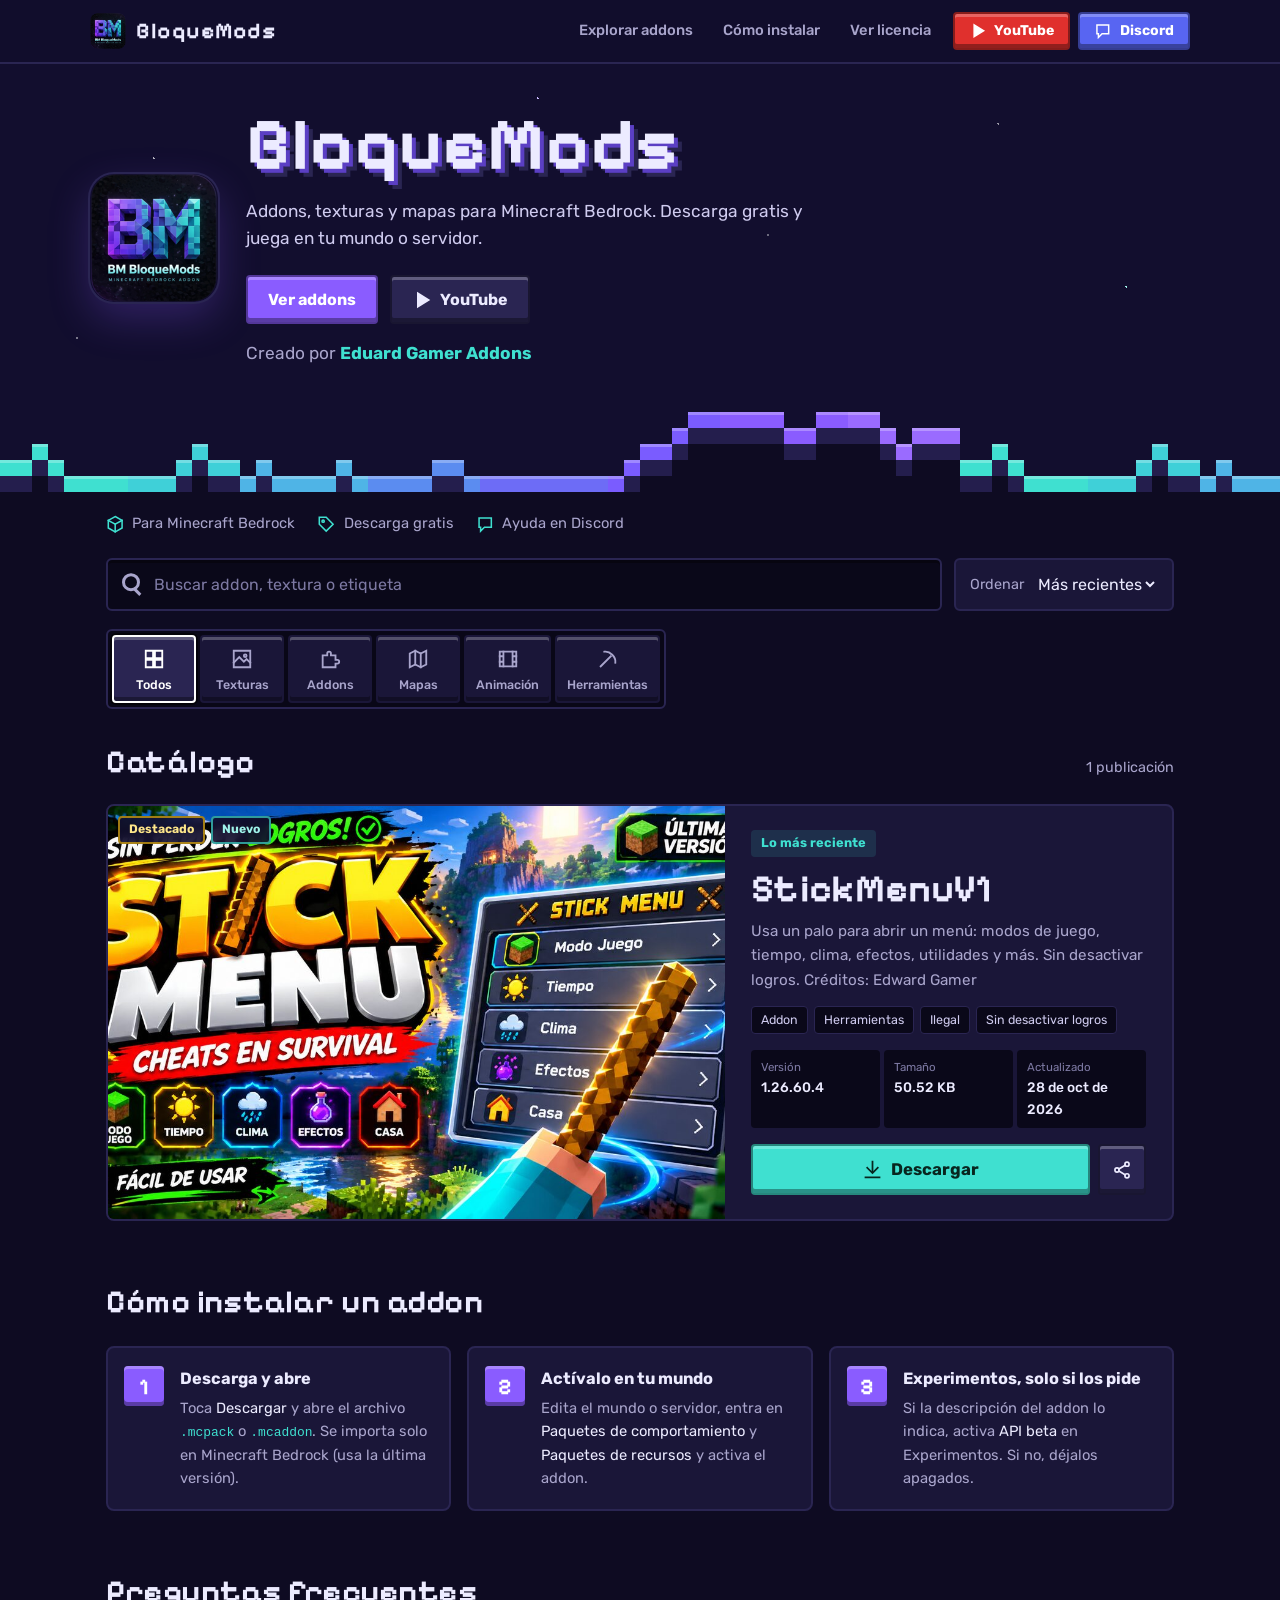
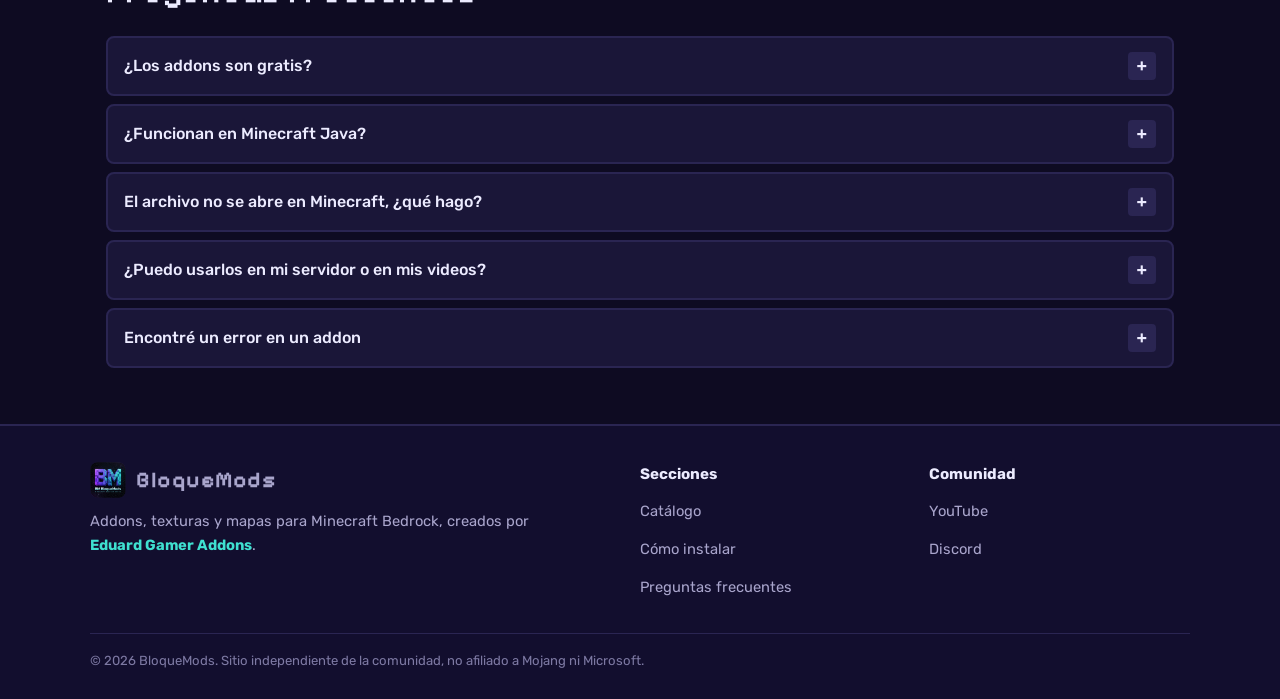
<file: index.html>
<!DOCTYPE html>
<html lang="es">
<head>
  <!-- /// CONFIGURACIÓN GENERAL -->
  <meta charset="UTF-8">
  <meta name="viewport" content="width=device-width, initial-scale=1">
  <meta name="theme-color" content="#120e2e">
  <meta name="description" content="BloqueMods: addons, texturas y mapas para Minecraft Bedrock, creados por Eduard Gamer Addons.">
  <title>BloqueMods | Addons para Minecraft Bedrock</title>

  <!-- /// VISTA PREVIA AL COMPARTIR EL ENLACE (WhatsApp, Discord...) -->
  <meta property="og:title" content="BloqueMods">
  <meta property="og:description" content="Addons, texturas y mapas para Minecraft Bedrock.">
  <meta property="og:image" content="img/logo-bm-256.png">
  <meta property="og:type" content="website">

  <link rel="icon" type="image/png" href="img/favicon.png">

  <!-- /// FUENTES: Pixelify Sans (títulos) + Rubik (texto) -->
  <link rel="preconnect" href="https://fonts.googleapis.com">
  <link rel="preconnect" href="https://fonts.gstatic.com" crossorigin>
  <link rel="stylesheet" href="https://fonts.googleapis.com/css2?family=Pixelify+Sans:wght@500;700&family=Rubik:wght@400;500;700&display=swap">

  <!-- /// ARCHIVO DE ESTILOS -->
  <link rel="stylesheet" href="./css/style.css?v=5">
</head>
<body>
  <script src="js/icons.js?v=5"></script>
  <a class="skip" href="#catalogo">Saltar al catálogo</a>

  <!-- /// MENÚ PRINCIPAL -->
  <nav class="navbar" aria-label="Principal">
    <a class="brand" href="./">
      <img src="img/logo-bm-256.png" alt="" width="36" height="36">
      <span>BloqueMods</span>
    </a>
    <button class="hamburger" id="menuButton" type="button" aria-expanded="false" aria-controls="menu" aria-label="Abrir menú">
      <span></span><span></span><span></span>
    </button>
    <div class="menu" id="menu">
      <div class="menu-head">
        <span>Menú</span>
        <button class="menu-close" id="menuClose" type="button" aria-label="Cerrar menú"><svg class="icon" aria-hidden="true"><use href="#i-close"></use></svg></button>
      </div>
      <div class="menu-links">
        <a class="menu-item" href="./#inicio" data-section="inicio"><span class="slot" aria-hidden="true"><svg class="icon" aria-hidden="true"><use href="#i-home"></use></svg></span><span>Inicio</span></a>
        <a class="menu-item" href="./#catalogo" data-section="catalogo"><span class="slot" aria-hidden="true"><svg class="icon" aria-hidden="true"><use href="#i-cube"></use></svg></span><span>Explorar addons</span></a>
        <a class="menu-item" href="./#como-agregar" data-section="como-agregar"><span class="slot" aria-hidden="true"><svg class="icon" aria-hidden="true"><use href="#i-book"></use></svg></span><span>Cómo instalar</span></a>
        <a class="menu-item" href="licencia.html" data-section="licencia"><span class="slot" aria-hidden="true"><svg class="icon" aria-hidden="true"><use href="#i-doc"></use></svg></span><span>Ver licencia</span></a>
      </div>
      <div class="menu-social">
        <p class="menu-label">Comunidad</p>
        <a class="block-btn youtube" href="https://youtube.com/@edward_gamer_addons?si=EJ8PD0a1kC8iDQnB" target="_blank" rel="noopener noreferrer"><svg class="icon" aria-hidden="true"><use href="#i-play"></use></svg>YouTube</a>
        <a class="block-btn discord" href="https://discord.gg/uhgHaGa4Bv" target="_blank" rel="noopener noreferrer"><svg class="icon" aria-hidden="true"><use href="#i-chat"></use></svg>Discord</a>
      </div>
    </div>
    <div class="menu-backdrop" id="menuBackdrop" hidden></div>
  </nav>

  <!-- /// PORTADA -->
  <header class="hero" id="inicio">
    <div class="hero-inner">
      <img src="img/logo-bm-256.png" alt="Logo de BloqueMods" class="hero-logo" width="128" height="128">
      <div class="hero-text">
        <h1>BloqueMods</h1>
        <p>Addons, texturas y mapas para Minecraft Bedrock. Descarga gratis y juega en tu mundo o servidor.</p>
        <div class="hero-actions">
          <a class="block-btn primary" href="#catalogo">Ver addons</a>
          <a class="block-btn" href="https://youtube.com/@edward_gamer_addons?si=EJ8PD0a1kC8iDQnB" target="_blank" rel="noopener noreferrer"><svg class="icon" aria-hidden="true"><use href="#i-play"></use></svg>YouTube</a>
        </div>
        <p class="credits">Creado por <strong>Eduard Gamer Addons</strong></p>
      </div>
    </div>
    <!-- Terreno de bloques (img/terrain.svg) -->
    <div class="terrain" aria-hidden="true"></div>
  </header>

  <main>
    <!-- /// DATOS RÁPIDOS -->
    <ul class="perks">
      <li><svg class="icon" aria-hidden="true"><use href="#i-cube"></use></svg><span>Para Minecraft Bedrock</span></li>
      <li><svg class="icon" aria-hidden="true"><use href="#i-tag"></use></svg><span>Descarga gratis</span></li>
      <li><svg class="icon" aria-hidden="true"><use href="#i-chat"></use></svg><span>Ayuda en Discord</span></li>
    </ul>

    <!-- /// BUSCADOR Y ORDENAMIENTO -->
    <section class="catalog-tools" aria-label="Buscar y ordenar">
      <label class="searchbox">
        <span class="visually-hidden">Buscar addons</span>
        <input id="searchInput" type="search" placeholder="Buscar addon, textura o etiqueta" autocomplete="off">
      </label>
      <label class="sortbox"><span>Ordenar</span>
        <select id="sortSelect">
          <option value="newest">Más recientes</option>
          <option value="oldest">Más antiguos</option>
          <option value="az">Nombre A-Z</option>
          <option value="za">Nombre Z-A</option>
        </select>
      </label>
    </section>

    <!-- /// FILTROS (barra estilo hotbar): LAS ETIQUETAS DEBEN COINCIDIR CON addons-data.js -->
    <div class="filters" id="filters" role="toolbar" aria-label="Filtrar por categoría">
      <button class="filter active" data-filter="todos" type="button" aria-pressed="true"><span class="slot-icon"><svg class="icon" aria-hidden="true"><use href="#i-grid"></use></svg></span>Todos</button>
      <button class="filter" data-filter="Texturas" type="button" aria-pressed="false"><span class="slot-icon"><svg class="icon" aria-hidden="true"><use href="#i-image"></use></svg></span>Texturas</button>
      <button class="filter" data-filter="Addon" type="button" aria-pressed="false"><span class="slot-icon"><svg class="icon" aria-hidden="true"><use href="#i-puzzle"></use></svg></span>Addons</button>
      <button class="filter" data-filter="Mapas" type="button" aria-pressed="false"><span class="slot-icon"><svg class="icon" aria-hidden="true"><use href="#i-map"></use></svg></span>Mapas</button>
      <button class="filter" data-filter="Animación" type="button" aria-pressed="false"><span class="slot-icon"><svg class="icon" aria-hidden="true"><use href="#i-film"></use></svg></span>Animación</button>
      <button class="filter" data-filter="Herramientas" type="button" aria-pressed="false"><span class="slot-icon"><svg class="icon" aria-hidden="true"><use href="#i-pickaxe"></use></svg></span>Herramientas</button>
    </div>

    <!-- /// AQUÍ JAVASCRIPT INSERTA LAS TARJETAS -->
    <section id="catalogo">
      <div class="sectionhead">
        <h2>Catálogo</h2>
        <span class="count" id="resultCount" aria-live="polite">Cargando…</span>
      </div>
      <div class="grid" id="addonsGrid"></div>
      <div class="empty" id="emptyMessage" hidden>
        <div class="empty-icon" aria-hidden="true"><svg class="icon" aria-hidden="true"><use href="#i-search"></use></svg></div>
        <h3>Nada coincide con tu búsqueda</h3>
        <p>Prueba con otra palabra o muestra todas las categorías.</p>
        <button class="block-btn primary" id="resetButton" type="button">Mostrar todo</button>
      </div>
    </section>

    <!-- /// GUÍA PARA INSTALAR ADDONS -->
    <section class="howto" id="como-agregar">
      <h2>Cómo instalar un addon</h2>
      <ol class="steps">
        <li>
          <h3>Descarga y abre</h3>
          <p>Toca <em>Descargar</em> y abre el archivo <code>.mcpack</code> o <code>.mcaddon</code>. Se importa solo en Minecraft Bedrock (usa la última versión).</p>
        </li>
        <li>
          <h3>Actívalo en tu mundo</h3>
          <p>Edita el mundo o servidor, entra en <em>Paquetes de comportamiento</em> y <em>Paquetes de recursos</em> y activa el addon.</p>
        </li>
        <li>
          <h3>Experimentos, solo si los pide</h3>
          <p>Si la descripción del addon lo indica, activa <em>API beta</em> en Experimentos. Si no, déjalos apagados.</p>
        </li>
      </ol>
    </section>

    <!-- /// PREGUNTAS FRECUENTES -->
    <section class="faq" id="preguntas">
      <h2>Preguntas frecuentes</h2>
      <details>
        <summary>¿Los addons son gratis?</summary>
        <p>Sí. Todos los addons de BloqueMods se descargan gratis.</p>
      </details>
      <details>
        <summary>¿Funcionan en Minecraft Java?</summary>
        <p>No. Están hechos para Minecraft Bedrock: celular, Windows y consolas.</p>
      </details>
      <details>
        <summary>El archivo no se abre en Minecraft, ¿qué hago?</summary>
        <p>Revisa que el archivo termine en <code>.mcpack</code> o <code>.mcaddon</code>. Si tu celular lo guardó como <code>.zip</code>, cámbiale el nombre para que termine en <code>.mcpack</code> y ábrelo otra vez. Actualiza Minecraft a la versión que indica el addon.</p>
      </details>
      <details>
        <summary>¿Puedo usarlos en mi servidor o en mis videos?</summary>
        <p>Sí, dando créditos a Eduard Gamer Addons. No se permite volver a subir los archivos. Lee las reglas completas en <a href="licencia.html">la licencia</a>.</p>
      </details>
      <details>
        <summary>Encontré un error en un addon</summary>
        <p>Cuéntalo en el <a href="https://discord.gg/uhgHaGa4Bv" target="_blank" rel="noopener noreferrer">Discord</a> con la versión de Minecraft que usas y una captura del problema.</p>
      </details>
    </section>
  </main>

  <!-- /// CRÉDITOS -->
  <footer>
    <div class="footer-grid">
      <div class="footer-brand">
        <a class="brand" href="./"><img src="img/logo-bm-256.png" alt="" width="36" height="36"><span>BloqueMods</span></a>
        <p>Addons, texturas y mapas para Minecraft Bedrock, creados por <strong>Eduard Gamer Addons</strong>.</p>
      </div>
      <nav class="footer-col" aria-label="Secciones">
        <h2>Secciones</h2>
        <a href="./#catalogo">Catálogo</a>
        <a href="./#como-agregar">Cómo instalar</a>
        <a href="./#preguntas">Preguntas frecuentes</a>
      </nav>
      <nav class="footer-col" aria-label="Comunidad">
        <h2>Comunidad</h2>
        <a href="https://youtube.com/@edward_gamer_addons?si=EJ8PD0a1kC8iDQnB" target="_blank" rel="noopener noreferrer">YouTube</a>
        <a href="https://discord.gg/uhgHaGa4Bv" target="_blank" rel="noopener noreferrer">Discord</a>
      </nav>
    </div>
    <p class="disclaimer">© <span id="year"></span> BloqueMods. Sitio independiente de la comunidad, no afiliado a Mojang ni Microsoft.</p>
  </footer>

  <button class="to-top" id="toTop" type="button" aria-label="Volver arriba" hidden><svg class="icon" aria-hidden="true"><use href="#i-up"></use></svg></button>
  <div class="toast" id="toast" role="status" hidden></div>

  <!-- /// CARGAR PRIMERO LOS DATOS, DESPUÉS EL SCRIPT -->
  <script src="js/addons-data.js?v=5"></script>
  <script src="js/script.js?v=5"></script>
  <script src="js/menu.js?v=5"></script>
</body>
</html>
</file>
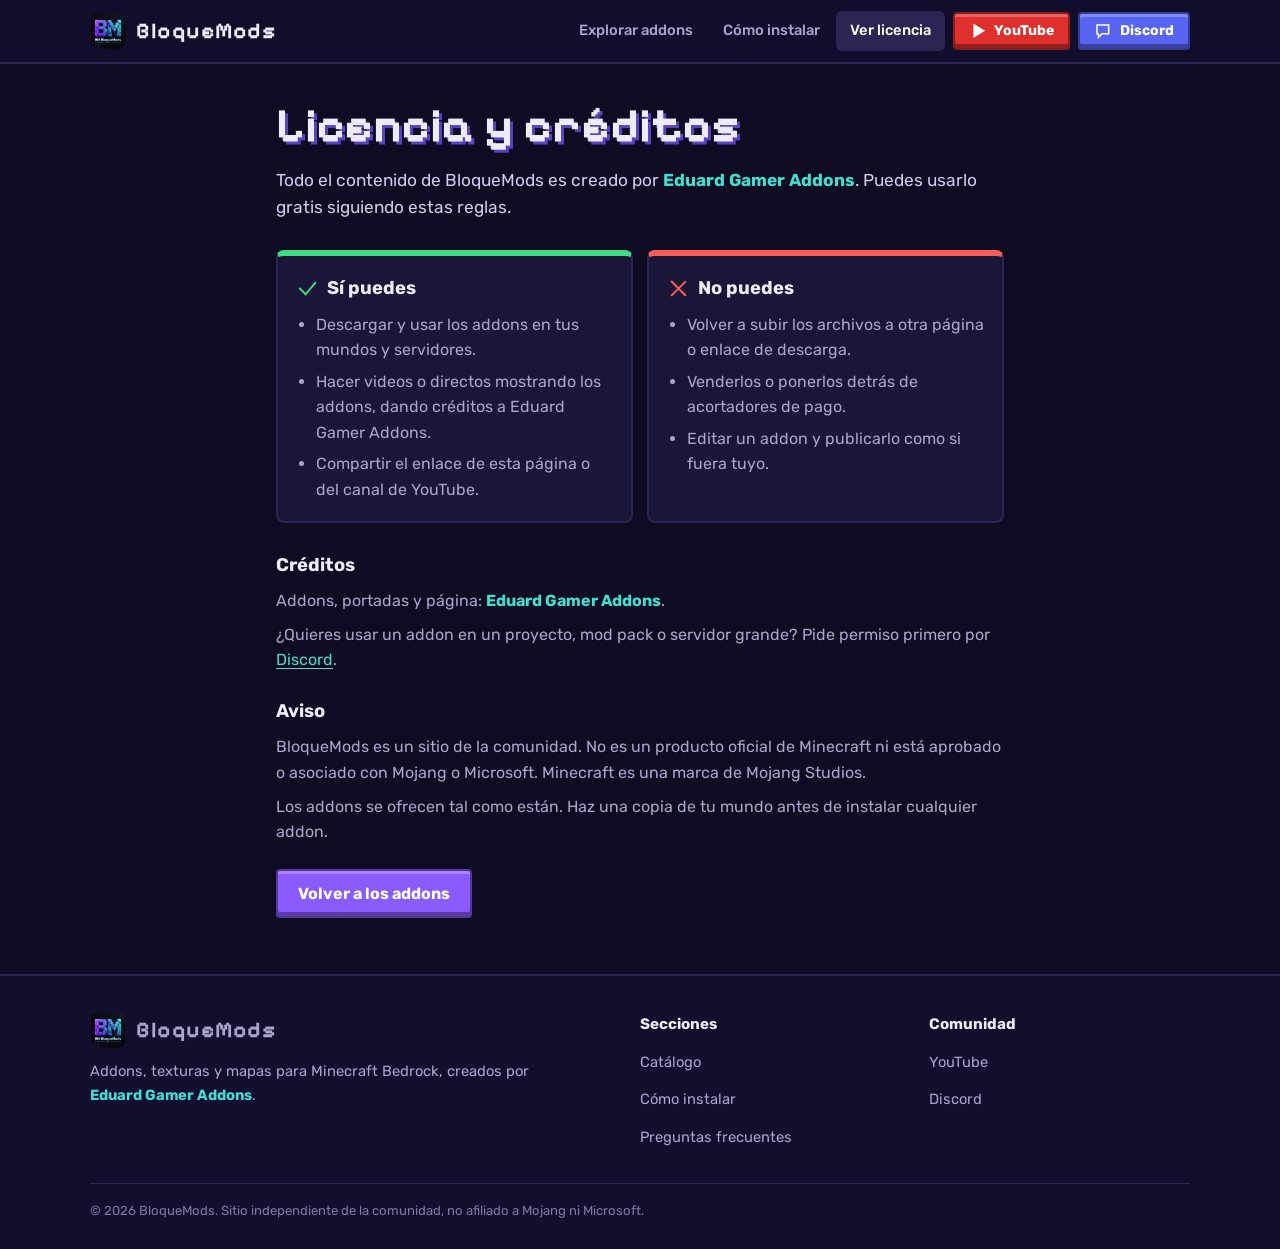
<file: licencia.html>
<!DOCTYPE html>
<html lang="es">
<head>
  <!-- /// CONFIGURACIÓN GENERAL -->
  <meta charset="UTF-8">
  <meta name="viewport" content="width=device-width, initial-scale=1">
  <meta name="theme-color" content="#120e2e">
  <meta name="description" content="Licencia de uso y créditos de los addons de BloqueMods.">
  <title>Licencia y créditos | BloqueMods</title>

  <!-- /// VISTA PREVIA AL COMPARTIR EL ENLACE (WhatsApp, Discord...) -->
  <meta property="og:title" content="BloqueMods">
  <meta property="og:description" content="Addons, texturas y mapas para Minecraft Bedrock.">
  <meta property="og:image" content="img/logo-bm-256.png">
  <meta property="og:type" content="website">

  <link rel="icon" type="image/png" href="img/favicon.png">

  <!-- /// FUENTES: Pixelify Sans (títulos) + Rubik (texto) -->
  <link rel="preconnect" href="https://fonts.googleapis.com">
  <link rel="preconnect" href="https://fonts.gstatic.com" crossorigin>
  <link rel="stylesheet" href="https://fonts.googleapis.com/css2?family=Pixelify+Sans:wght@500;700&family=Rubik:wght@400;500;700&display=swap">

  <!-- /// ARCHIVO DE ESTILOS -->
  <link rel="stylesheet" href="./css/style.css?v=5">
</head>
<body data-page="licencia">
  <script src="js/icons.js?v=5"></script>
  <a class="skip" href="#contenido">Saltar al contenido</a>

  <!-- /// MENÚ PRINCIPAL -->
  <nav class="navbar" aria-label="Principal">
    <a class="brand" href="index.html">
      <img src="img/logo-bm-256.png" alt="" width="36" height="36">
      <span>BloqueMods</span>
    </a>
    <button class="hamburger" id="menuButton" type="button" aria-expanded="false" aria-controls="menu" aria-label="Abrir menú">
      <span></span><span></span><span></span>
    </button>
    <div class="menu" id="menu">
      <div class="menu-head">
        <span>Menú</span>
        <button class="menu-close" id="menuClose" type="button" aria-label="Cerrar menú"><svg class="icon" aria-hidden="true"><use href="#i-close"></use></svg></button>
      </div>
      <div class="menu-links">
        <a class="menu-item" href="index.html#inicio" data-section="inicio"><span class="slot" aria-hidden="true"><svg class="icon" aria-hidden="true"><use href="#i-home"></use></svg></span><span>Inicio</span></a>
        <a class="menu-item" href="index.html#catalogo" data-section="catalogo"><span class="slot" aria-hidden="true"><svg class="icon" aria-hidden="true"><use href="#i-cube"></use></svg></span><span>Explorar addons</span></a>
        <a class="menu-item" href="index.html#como-agregar" data-section="como-agregar"><span class="slot" aria-hidden="true"><svg class="icon" aria-hidden="true"><use href="#i-book"></use></svg></span><span>Cómo instalar</span></a>
        <a class="menu-item" href="licencia.html" data-section="licencia"><span class="slot" aria-hidden="true"><svg class="icon" aria-hidden="true"><use href="#i-doc"></use></svg></span><span>Ver licencia</span></a>
      </div>
      <div class="menu-social">
        <p class="menu-label">Comunidad</p>
        <a class="block-btn youtube" href="https://youtube.com/@edward_gamer_addons?si=EJ8PD0a1kC8iDQnB" target="_blank" rel="noopener noreferrer"><svg class="icon" aria-hidden="true"><use href="#i-play"></use></svg>YouTube</a>
        <a class="block-btn discord" href="https://discord.gg/uhgHaGa4Bv" target="_blank" rel="noopener noreferrer"><svg class="icon" aria-hidden="true"><use href="#i-chat"></use></svg>Discord</a>
      </div>
    </div>
    <div class="menu-backdrop" id="menuBackdrop" hidden></div>
  </nav>

  <main class="legal" id="contenido">
    <h1>Licencia y créditos</h1>
    <p class="legal-intro">Todo el contenido de BloqueMods es creado por <strong>Eduard Gamer Addons</strong>. Puedes usarlo gratis siguiendo estas reglas.</p>

    <section class="rules">
      <div class="rule ok">
        <h2><svg class="icon" aria-hidden="true"><use href="#i-check"></use></svg>Sí puedes</h2>
        <ul>
          <li>Descargar y usar los addons en tus mundos y servidores.</li>
          <li>Hacer videos o directos mostrando los addons, dando créditos a Eduard Gamer Addons.</li>
          <li>Compartir el enlace de esta página o del canal de YouTube.</li>
        </ul>
      </div>
      <div class="rule no">
        <h2><svg class="icon" aria-hidden="true"><use href="#i-close"></use></svg>No puedes</h2>
        <ul>
          <li>Volver a subir los archivos a otra página o enlace de descarga.</li>
          <li>Venderlos o ponerlos detrás de acortadores de pago.</li>
          <li>Editar un addon y publicarlo como si fuera tuyo.</li>
        </ul>
      </div>
    </section>

    <section class="legal-block">
      <h2>Créditos</h2>
      <p>Addons, portadas y página: <strong>Eduard Gamer Addons</strong>.</p>
      <p>¿Quieres usar un addon en un proyecto, mod pack o servidor grande? Pide permiso primero por <a href="https://discord.gg/uhgHaGa4Bv" target="_blank" rel="noopener noreferrer">Discord</a>.</p>
    </section>

    <section class="legal-block">
      <h2>Aviso</h2>
      <p>BloqueMods es un sitio de la comunidad. No es un producto oficial de Minecraft ni está aprobado o asociado con Mojang o Microsoft. Minecraft es una marca de Mojang Studios.</p>
      <p>Los addons se ofrecen tal como están. Haz una copia de tu mundo antes de instalar cualquier addon.</p>
    </section>

    <a class="block-btn primary" href="index.html#catalogo">Volver a los addons</a>
  </main>

  <!-- /// CRÉDITOS -->
  <footer>
    <div class="footer-grid">
      <div class="footer-brand">
        <a class="brand" href="index.html"><img src="img/logo-bm-256.png" alt="" width="36" height="36"><span>BloqueMods</span></a>
        <p>Addons, texturas y mapas para Minecraft Bedrock, creados por <strong>Eduard Gamer Addons</strong>.</p>
      </div>
      <nav class="footer-col" aria-label="Secciones">
        <h2>Secciones</h2>
        <a href="index.html#catalogo">Catálogo</a>
        <a href="index.html#como-agregar">Cómo instalar</a>
        <a href="index.html#preguntas">Preguntas frecuentes</a>
      </nav>
      <nav class="footer-col" aria-label="Comunidad">
        <h2>Comunidad</h2>
        <a href="https://youtube.com/@edward_gamer_addons?si=EJ8PD0a1kC8iDQnB" target="_blank" rel="noopener noreferrer">YouTube</a>
        <a href="https://discord.gg/uhgHaGa4Bv" target="_blank" rel="noopener noreferrer">Discord</a>
      </nav>
    </div>
    <p class="disclaimer">© <span id="year"></span> BloqueMods. Sitio independiente de la comunidad, no afiliado a Mojang ni Microsoft.</p>
  </footer>

  <script src="js/menu.js?v=5"></script>
</body>
</html>
</file>
<file: css/style.css>
/* =====================================================
   /// BLOQUEMODS — ESTILOS
   Colores tomados del logo: noche estrellada + bloques
   violeta (amatista) y cian (diamante).
   ===================================================== */
:root{
  --noche:#0e0b22;      /* fondo de la página */
  --cielo:#120e2e;      /* fondo de la portada */
  --obsidiana:#1a1638;  /* tarjetas y paneles */
  --pizarra:#2a2552;    /* bordes y ranuras */
  --amatista:#8a5cff;   /* color principal */
  --diamante:#3fe0d0;   /* botón de descarga */
  --texto:#ecebff;
  --suave:#a9a5cc;
  --pixel:"Pixelify Sans","Rubik",system-ui,sans-serif;
  --cuerpo:"Rubik",system-ui,-apple-system,"Segoe UI",sans-serif;
  /* Relieve de bloque: luz arriba, sombra abajo */
  --relieve:inset 0 3px 0 #ffffff40, inset 0 -4px 0 #00000059;
}
*{box-sizing:border-box}
html{scroll-behavior:smooth;scroll-padding-top:80px}
body{margin:0;background:var(--noche);color:var(--texto);font-family:var(--cuerpo);font-size:1rem;line-height:1.6;-webkit-font-smoothing:antialiased}
a{color:inherit;text-decoration:none}
button,input,select{font:inherit;color:inherit}
button{cursor:pointer}
img{max-width:100%}
:focus-visible{outline:3px solid var(--diamante);outline-offset:3px}
.visually-hidden{position:absolute;width:1px;height:1px;padding:0;margin:-1px;overflow:hidden;clip:rect(0,0,0,0);white-space:nowrap;border:0}
.skip{position:absolute;left:12px;top:-60px;z-index:200;padding:10px 14px;background:var(--diamante);color:var(--noche);font-weight:700;border-radius:4px}
.skip:focus{top:12px}

/* =====================================================
   /// MENÚ SUPERIOR
   ===================================================== */
.navbar{position:sticky;top:0;z-index:100;min-height:64px;padding:10px max(16px,calc((100% - 1100px)/2));display:flex;align-items:center;justify-content:space-between;gap:16px;border-bottom:2px solid var(--pizarra)}
/* el desenfoque va en ::before para no atrapar al menú lateral (position:fixed) */
.navbar::before{content:"";position:absolute;inset:0;z-index:-1;background:#120e2ee6;backdrop-filter:blur(10px)}
.brand{display:flex;align-items:center;gap:10px;font-family:var(--pixel);font-weight:700;font-size:1.4rem;letter-spacing:.5px}
.brand img{width:36px;height:36px;border-radius:8px}
.hamburger{display:grid;place-content:center;gap:5px;width:46px;height:44px;border:2px solid var(--pizarra);border-radius:6px;background:var(--obsidiana);box-shadow:var(--relieve)}
.hamburger span{display:block;width:20px;height:3px;background:var(--texto)}

/* Panel lateral del menú (celular) */
.menu{position:fixed;top:0;right:0;bottom:0;z-index:150;width:min(320px,86vw);display:flex;flex-direction:column;gap:18px;padding:16px;overflow-y:auto;
  background:var(--obsidiana);border-left:2px solid var(--pizarra);box-shadow:-20px 0 50px #00000080;
  transform:translateX(105%);visibility:hidden;transition:transform .22s ease-out,visibility 0s .22s}
.menu.open{transform:none;visibility:visible;transition:transform .22s ease-out}
.menu-backdrop{position:fixed;inset:0;z-index:140;background:#05041099;backdrop-filter:blur(2px)}
.menu-backdrop[hidden]{display:none}
body.menu-abierto{overflow:hidden}

.menu-head{display:flex;align-items:center;justify-content:space-between;padding-bottom:12px;border-bottom:2px solid var(--pizarra)}
.menu-head span{font-family:var(--pixel);font-weight:700;font-size:1.5rem}
.menu-close{width:44px;height:44px;border:2px solid var(--pizarra);border-radius:6px;background:var(--noche);font-size:1.1rem;box-shadow:var(--relieve)}

/* Cada opción es una ranura de inventario + texto */
.menu-links{display:flex;flex-direction:column;gap:6px}
.menu-item{display:flex;align-items:center;gap:14px;padding:6px;border:2px solid transparent;border-radius:6px;color:var(--suave);font-weight:500;font-size:1.05rem}
.slot{flex:none;display:grid;place-items:center;width:46px;height:46px;border-radius:4px;background:#0a0819;font-size:1.4rem;box-shadow:inset 0 3px 0 #00000080,inset 0 -2px 0 #ffffff14}
.menu-item:hover{background:#ffffff08;color:var(--texto)}
.menu-item[aria-current="true"]{border-color:#fff;color:#fff;background:var(--pizarra)}
.menu-item[aria-current="true"] .slot{background:var(--amatista);box-shadow:var(--relieve)}

.menu-social{margin-top:auto;display:grid;grid-template-columns:1fr 1fr;gap:10px;padding-top:16px;border-top:2px solid var(--pizarra)}
.menu-label{grid-column:1/-1;margin:0;color:var(--suave);font-size:.85rem}
.block-btn.youtube{background:#e0302d;color:#fff}
.block-btn.discord{background:#5865f2;color:#fff}

/* En pantallas grandes el menú se muestra en línea */
@media(min-width:900px){
  .hamburger,.menu-head,.menu-backdrop,.menu-label,.slot{display:none!important}
  .menu{position:static;width:auto;flex-direction:row;align-items:center;gap:8px;padding:0;overflow:visible;background:none;border:0;box-shadow:none;transform:none;visibility:visible;transition:none}
  .menu-links{flex-direction:row;gap:2px}
  .menu-item{padding:6px 12px;font-size:.92rem}
  .menu-item[data-section="inicio"]{display:none}
  .menu-item[aria-current="true"]{border-color:transparent;background:var(--pizarra)}
  .menu-social{margin:0;padding:0;border:0;display:flex;gap:8px}
  .menu-social .block-btn{min-height:38px;padding:6px 14px;font-size:.88rem}
}

/* =====================================================
   /// PORTADA CON TERRENO DE BLOQUES
   ===================================================== */
.hero{position:relative;overflow:hidden;padding:44px 16px 0;
  /* estrellas pixeladas como en el logo */
  background:
    radial-gradient(2px 2px at 12% 22%,#ffffffb0 50%,transparent 51%),
    radial-gradient(2px 2px at 78% 14%,#ffffff90 50%,transparent 51%),
    radial-gradient(2px 2px at 42% 8%,#c9b8ff 50%,transparent 51%),
    radial-gradient(2px 2px at 88% 52%,#9ff3ea 50%,transparent 51%),
    radial-gradient(2px 2px at 6% 64%,#ffffff70 50%,transparent 51%),
    radial-gradient(2px 2px at 60% 40%,#ffffff60 50%,transparent 51%),
    var(--cielo)}
.hero-inner{width:min(1100px,100%);margin:auto;display:flex;align-items:center;gap:28px;padding-bottom:28px}
.hero-logo{flex:none;width:128px;height:128px;border-radius:24px;box-shadow:0 0 0 2px var(--pizarra),0 16px 40px #8a5cff40}
.hero h1{margin:0;font-family:var(--pixel);font-weight:700;font-size:clamp(2.6rem,9vw,4.6rem);line-height:1;letter-spacing:1px;
  /* sombra en escalones, como texto de Minecraft */
  text-shadow:4px 4px 0 #5b3fc4,8px 8px 0 #2a2552}
.hero-text>p{margin:16px 0 0;max-width:34em;color:#cfcbef;font-size:1.08rem}
.hero-actions{display:flex;flex-wrap:wrap;gap:12px;margin-top:22px}
.credits{font-size:.9rem;color:var(--suave)!important}
.credits strong{color:var(--diamante)}
.terrain{height:96px;margin:0 -16px;background:url("../img/terrain.svg") left bottom/960px 96px repeat-x;image-rendering:pixelated;animation:rise .9s steps(6) .15s both}
@keyframes rise{from{transform:translateY(100%)}to{transform:none}}

/* =====================================================
   /// BOTONES CON RELIEVE DE BLOQUE
   ===================================================== */
.block-btn{display:inline-flex;align-items:center;justify-content:center;gap:8px;min-height:48px;padding:10px 20px;border:2px solid #00000066;border-radius:4px;background:var(--pizarra);color:var(--texto);font-weight:700;box-shadow:var(--relieve);transition:transform .08s}
.block-btn:hover{filter:brightness(1.12)}
.block-btn:active{transform:translateY(2px);box-shadow:inset 0 -1px 0 #00000059,inset 0 2px 0 #ffffff26}
.block-btn.primary{background:var(--amatista);color:#fff}
.block-btn.download{width:100%;background:var(--diamante);color:#08261f;font-size:1.05rem}
.block-btn.disabled{opacity:.5;pointer-events:none}

/* =====================================================
   /// BUSCADOR Y ORDENAMIENTO
   ===================================================== */
main{width:min(1100px,100%);margin:auto;padding:12px 16px 56px}
.catalog-tools{display:flex;gap:12px;flex-wrap:wrap}
.searchbox{flex:1;min-width:220px;position:relative}
.searchbox::before{content:"";position:absolute;left:16px;top:50%;width:12px;height:12px;border:3px solid var(--suave);border-radius:50%;transform:translateY(-60%)}
.searchbox::after{content:"";position:absolute;left:30px;top:56%;width:3px;height:8px;background:var(--suave);transform:rotate(-45deg)}
.searchbox input{width:100%;min-height:50px;padding:12px 16px 12px 46px;border:2px solid var(--pizarra);border-radius:6px;background:#0a0819;outline:none;box-shadow:inset 0 3px 0 #00000059}
.searchbox input:focus{border-color:var(--amatista)}
.searchbox input::placeholder{color:#7d79a3}
.sortbox{display:flex;align-items:center;gap:10px;padding:0 14px;border:2px solid var(--pizarra);border-radius:6px;background:var(--obsidiana);color:var(--suave);font-size:.9rem}
.sortbox select{border:0;outline:none;background:transparent;color:var(--texto);padding:12px 0;font-size:1rem}
.sortbox option{background:var(--obsidiana)}

/* =====================================================
   /// FILTROS ESTILO HOTBAR (barra de objetos)
   ===================================================== */
.filters{display:flex;gap:4px;margin:18px 0 8px;padding:4px;width:max-content;max-width:100%;overflow-x:auto;background:#00000055;border:2px solid var(--pizarra);border-radius:6px;scrollbar-width:none}
.filters::-webkit-scrollbar{display:none}
.filter{flex:none;display:flex;flex-direction:column;align-items:center;gap:2px;min-width:84px;padding:8px 10px 6px;border:2px solid transparent;border-radius:4px;background:var(--obsidiana);color:var(--suave);font-size:.78rem;font-weight:500;box-shadow:var(--relieve)}
.slot-icon{display:grid;place-items:center;height:28px}
.slot-icon .icon{width:22px;height:22px}
.filter:hover{color:var(--texto)}
/* ranura seleccionada: marco blanco como en el juego */
.filter.active{border-color:#fff;color:#fff;background:var(--pizarra);box-shadow:0 0 0 2px #00000099,var(--relieve)}

/* =====================================================
   /// CATÁLOGO
   ===================================================== */
.sectionhead{display:flex;align-items:baseline;justify-content:space-between;gap:12px;margin:28px 0 16px}
.sectionhead h2,.howto h2{margin:0;font-family:var(--pixel);font-weight:700;font-size:clamp(1.6rem,4vw,2rem);letter-spacing:.5px}
.count{color:var(--suave);font-size:.9rem}
.grid{display:grid;grid-template-columns:repeat(3,minmax(0,1fr));gap:20px}

/* Tarjeta */
.card{min-width:0;display:flex;flex-direction:column;overflow:hidden;background:var(--obsidiana);border:2px solid var(--pizarra);border-radius:8px}
.card:hover{border-color:#4a3f8f}
.cover-wrap{position:relative;background:var(--pizarra)}
.cover,.cover-fallback{display:block;width:100%;aspect-ratio:16/9;object-fit:cover}
.cover-fallback{display:grid;place-items:center;background:var(--pizarra);color:var(--suave)}
.cover-fallback .icon{width:56px;height:56px}
.content{flex:1;display:flex;flex-direction:column;padding:16px 18px 18px}
.content h3{margin:0 0 8px;font-family:var(--pixel);font-weight:700;font-size:1.45rem;line-height:1.15;letter-spacing:.3px}
.content p{margin:0;color:var(--suave);font-size:.95rem;overflow-wrap:anywhere}
.tags{display:flex;flex-wrap:wrap;gap:6px;margin-top:14px}
.tag{padding:3px 9px;border-radius:4px;background:#0a0819;border:1px solid var(--pizarra);color:#cfcbef;font-size:.78rem}

/* Datos: versión, tamaño y fecha */
.facts{display:grid;grid-template-columns:repeat(3,minmax(0,1fr));gap:4px;margin:16px 0;padding:0}
.facts div{padding:8px 10px;background:#0a0819;border-radius:4px;min-width:0}
.facts dt{color:#7d79a3;font-size:.72rem}
.facts dd{margin:0;font-weight:500;font-size:.86rem;overflow-wrap:anywhere}
.card-actions{display:flex;gap:8px;margin-top:auto}
.card-actions .download{flex:1}
.block-btn.share{flex:none;width:48px;padding:0}
.card.highlight{border-color:var(--diamante);box-shadow:0 0 0 3px #3fe0d040}

/* Tarjeta destacada: el addon más reciente ocupa todo el ancho */
.card.featured{grid-column:1/-1;flex-direction:row}
.card.featured .cover-wrap{flex:0 0 58%}
.card.featured .cover{height:100%;aspect-ratio:auto;min-height:100%}
.card.featured .content{padding:24px 26px}
.card.featured h3{font-size:clamp(1.8rem,3.4vw,2.4rem)}
.card.featured .new-label{align-self:flex-start;margin-bottom:10px;padding:3px 10px;border-radius:4px;background:#3fe0d01f;color:var(--diamante);font-size:.8rem;font-weight:700}

/* =====================================================
   /// STICKERS (sobre la portada)
   ===================================================== */
.stickers{position:absolute;left:10px;top:10px;right:10px;display:flex;flex-wrap:wrap;gap:6px;pointer-events:none}
.sticker{display:inline-flex;align-items:center;gap:4px;padding:4px 9px;border-radius:4px;border:2px solid #ffffff30;background:#120e2ee0;color:#e9e3ff;font-size:.76rem;font-weight:700;line-height:1.25;backdrop-filter:blur(4px)}
.sticker[data-sticker*="Nuevo"],.sticker[data-sticker*="🆕"],.sticker[data-sticker*="NUEVO"]{border-color:#3fe0d0aa;color:#9ff3ea}
.sticker[data-sticker*="Popular"],.sticker[data-sticker*="🔥"],.sticker[data-sticker*="POPULAR"]{border-color:#f97316aa;color:#fdba74}
.sticker[data-sticker*="Destacado"],.sticker[data-sticker*="⭐"],.sticker[data-sticker*="DESTACADO"]{border-color:#eab308aa;color:#fde68a}
.sticker[data-sticker*="Actualizado"],.sticker[data-sticker*="🔄"],.sticker[data-sticker*="ACTUALIZADO"]{border-color:#38bdf8aa;color:#7dd3fc}
.sticker[data-sticker*="MINECRAFT"]{border-color:#22c55eaa;color:#86efac}
.sticker[data-sticker*="GRATIS"]{border-color:#10b981aa;color:#6ee7b7}
.sticker[data-sticker*="PREMIUM"],.sticker[data-sticker*="💎"]{border-color:#c084fcaa;color:#e9d5ff}
.sticker[data-sticker*="TEXTURAS"]{border-color:#f472b6aa;color:#f9a8d4}
.sticker[data-sticker*="ADDON"]{border-color:#818cf8aa;color:#c7d2fe}
.sticker[data-sticker*="MAPA"]{border-color:#2dd4bfaa;color:#99f6e4}
/* Stickers con imagen subida por el propietario */
.sticker-image{padding:0;border:0;background:transparent;backdrop-filter:none}
.sticker-img{display:block;width:auto;height:30px;max-width:150px;object-fit:contain}

/* =====================================================
   /// SIN RESULTADOS
   ===================================================== */
.empty{text-align:center;color:var(--suave);padding:36px 16px;border:2px dashed var(--pizarra);border-radius:8px}
.empty[hidden]{display:none}
.empty-icon .icon{width:40px;height:40px}
.empty h3{margin:6px 0 4px;color:var(--texto)}
.empty p{margin:0 0 16px}

/* =====================================================
   /// CÓMO INSTALAR (3 pasos)
   ===================================================== */
.howto{margin-top:56px}
.steps{list-style:none;counter-reset:paso;margin:18px 0 0;padding:0;display:grid;grid-template-columns:repeat(3,minmax(0,1fr));gap:16px}
.steps li{counter-increment:paso;position:relative;padding:18px 18px 18px 72px;background:var(--obsidiana);border:2px solid var(--pizarra);border-radius:8px}
.steps li::before{content:counter(paso);position:absolute;left:16px;top:18px;display:grid;place-items:center;width:40px;height:40px;border-radius:4px;background:var(--amatista);color:#fff;font-family:var(--pixel);font-weight:700;font-size:1.4rem;box-shadow:var(--relieve)}
.steps h3{margin:0 0 4px;font-size:1.02rem}
.steps p{margin:0;color:var(--suave);font-size:.92rem}
.steps em{font-style:normal;color:var(--texto)}
.steps code{color:var(--diamante);font-size:.88em}

/* =====================================================
   /// PIE DE PÁGINA
   ===================================================== */
footer{padding:36px max(16px,calc((100% - 1100px)/2)) 28px;border-top:2px solid var(--pizarra);background:var(--cielo);color:var(--suave);font-size:.92rem}
.footer-grid{display:grid;grid-template-columns:2fr 1fr 1fr;gap:28px}
.footer-brand p{margin:12px 0 0;max-width:30em}
footer strong{color:var(--diamante)}
.footer-col{display:flex;flex-direction:column;gap:2px}
.footer-col h2{margin:0 0 6px;color:var(--texto);font-size:.95rem}
.footer-col a{padding:6px 0;color:var(--suave)}
.footer-col a:hover{color:var(--texto);text-decoration:underline;text-underline-offset:4px}
.disclaimer{margin:28px 0 0;padding-top:16px;border-top:1px solid var(--pizarra);color:#7d79a3;font-size:.82rem}
@media(max-width:600px){.footer-grid{grid-template-columns:1fr 1fr}.footer-brand{grid-column:1/-1}}

/* =====================================================
   /// TABLETAS Y CELULARES
   ===================================================== */
@media(max-width:900px){
  .grid{grid-template-columns:repeat(2,minmax(0,1fr))}
  .steps{grid-template-columns:1fr}
  .card.featured{flex-direction:column}
  .card.featured .cover-wrap{flex:none}
  .card.featured .cover{height:auto;min-height:0;aspect-ratio:16/9}
}
@media(max-width:600px){
  .hero{padding-top:30px}
  .hero-inner{flex-direction:column;align-items:flex-start;gap:18px;padding-bottom:20px}
  .hero-logo{width:84px;height:84px;border-radius:18px}
  .hero-actions .block-btn{flex:1}
  .terrain{height:64px;background-size:640px 64px}
  main{padding:8px 14px 44px}
  .grid{grid-template-columns:1fr;gap:16px}
  .sortbox{width:100%;justify-content:space-between;min-height:50px}
  .sortbox select{flex:1;text-align:right}
  .filters{width:100%}
  .filter{min-width:76px}
  .card.featured .content{padding:18px}
}

/* Respeta a quien desactiva animaciones */
@media(prefers-reduced-motion:reduce){
  html{scroll-behavior:auto}
  .terrain{animation:none}
  .block-btn{transition:none}
  .menu,.menu.open{transition:none}
}

/* =====================================================
   /// PÁGINA DE LICENCIA Y CRÉDITOS
   ===================================================== */
.legal{width:min(760px,100%);padding-top:36px}
.legal h1{margin:0;font-family:var(--pixel);font-weight:700;font-size:clamp(2rem,7vw,3rem);line-height:1.1;text-shadow:3px 3px 0 #5b3fc4}
.legal-intro{margin:14px 0 0;color:#cfcbef;font-size:1.08rem}
.legal-intro strong,.legal-block strong{color:var(--diamante)}
.rules{display:grid;grid-template-columns:1fr 1fr;gap:14px;margin:28px 0}
.rule{padding:18px;background:var(--obsidiana);border:2px solid var(--pizarra);border-radius:8px}
.rule.ok{border-top:6px solid #3ddc84}
.rule.no{border-top:6px solid #ff5d5d}
.rule h2,.legal-block h2{margin:0 0 8px;font-size:1.15rem}
.rule ul{margin:0;padding-left:20px;color:var(--suave)}
.rule li+li{margin-top:6px}
.legal-block{margin:0 0 24px}
.legal-block p{margin:0 0 8px;color:var(--suave)}
.legal-block a{color:var(--diamante);text-decoration:underline;text-underline-offset:3px}
@media(max-width:600px){.rules{grid-template-columns:1fr}}

/* =====================================================
   /// ICONOS (js/icons.js)
   ===================================================== */
.icon{flex:none;width:1.25em;height:1.25em;vertical-align:-.2em}
.slot .icon{width:24px;height:24px}
.menu-close{display:grid;place-items:center}
.rule h2{display:flex;align-items:center;gap:8px}
.rule.ok h2 .icon{color:#3ddc84}
.rule.no h2 .icon{color:#ff5d5d}

/* =====================================================
   /// DATOS RÁPIDOS BAJO LA PORTADA
   ===================================================== */
.perks{list-style:none;display:flex;flex-wrap:wrap;gap:8px 22px;margin:8px 0 22px;padding:0;color:var(--suave);font-size:.92rem}
.perks li{display:flex;align-items:center;gap:8px}
.perks .icon{color:var(--diamante)}

/* =====================================================
   /// PREGUNTAS FRECUENTES
   ===================================================== */
.faq{margin-top:56px}
.faq h2{margin:0 0 18px;font-family:var(--pixel);font-weight:700;font-size:clamp(1.6rem,4vw,2rem);letter-spacing:.5px}
.faq details{border:2px solid var(--pizarra);border-radius:8px;background:var(--obsidiana)}
.faq details+details{margin-top:8px}
.faq summary{display:flex;align-items:center;justify-content:space-between;gap:12px;padding:14px 16px;font-weight:500;cursor:pointer;list-style:none}
.faq summary::-webkit-details-marker{display:none}
.faq summary::after{content:"+";flex:none;display:grid;place-items:center;width:28px;height:28px;border-radius:4px;background:var(--pizarra);font-family:var(--pixel);font-size:1.2rem;line-height:1}
.faq details[open] summary::after{content:"\2212";background:var(--amatista)}
.faq details p{margin:0;padding:0 16px 16px;max-width:65ch;color:var(--suave)}
.faq a{color:var(--diamante);text-decoration:underline;text-underline-offset:3px}
.faq code{color:var(--diamante);font-size:.88em}

/* =====================================================
   /// VOLVER ARRIBA Y AVISOS
   ===================================================== */
.to-top{position:fixed;right:16px;bottom:16px;z-index:90;display:grid;place-items:center;width:48px;height:48px;border:2px solid #00000066;border-radius:4px;background:var(--amatista);color:#fff;box-shadow:var(--relieve),0 8px 20px #00000080}
.to-top[hidden],.toast[hidden]{display:none}
.toast{position:fixed;left:50%;bottom:24px;z-index:95;transform:translateX(-50%);padding:10px 18px;border:2px solid var(--diamante);border-radius:6px;background:var(--obsidiana);font-weight:500}
</file>
